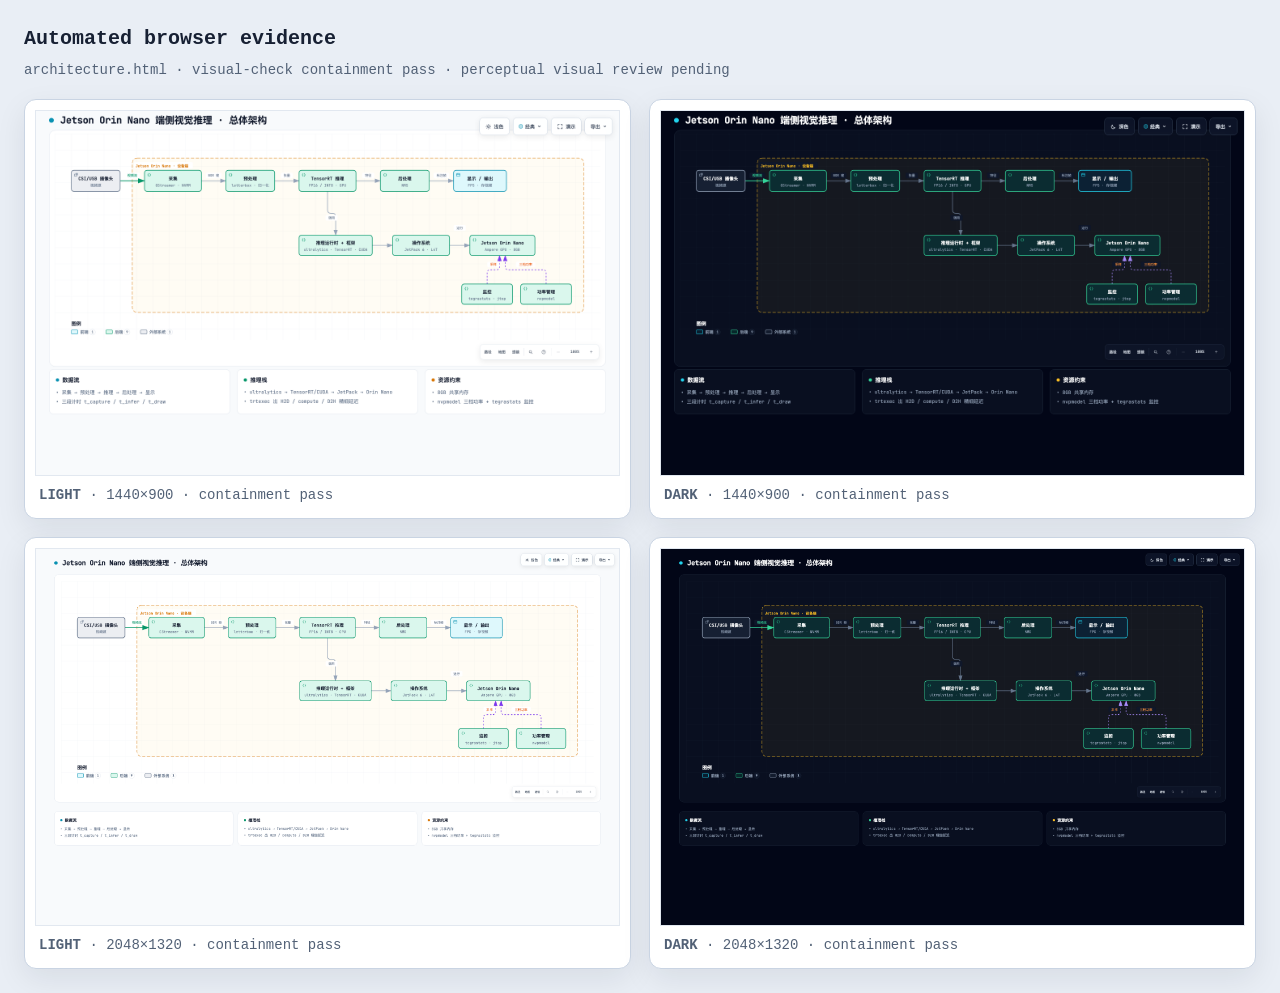
<file: docs/architecture.visual-check.html>
<!doctype html>
<html lang="en">
<head>
<meta charset="utf-8">
<meta name="viewport" content="width=device-width,initial-scale=1">
<title>Archify automated browser evidence · architecture.html</title>
<style>
*{box-sizing:border-box}body{margin:0;padding:24px;background:#e9eef5;color:#172033;font:14px/1.5 ui-monospace,SFMono-Regular,Menlo,Consolas,monospace}header{max-width:1500px;margin:0 auto 18px}h1{margin:0 0 6px;font-size:20px}p{margin:0;color:#526176}.grid{max-width:1500px;margin:auto;display:grid;grid-template-columns:repeat(2,minmax(0,1fr));gap:18px}figure{margin:0;padding:10px;background:white;border:1px solid #c9d4e3;border-radius:12px;box-shadow:0 10px 30px rgba(15,23,42,.08)}img{display:block;width:100%;height:auto;border:1px solid #e2e8f0}figcaption{padding:9px 4px 2px;color:#526176}@media(max-width:900px){.grid{grid-template-columns:1fr}}
</style>
</head>
<body>
<header><h1>Automated browser evidence</h1><p>architecture.html · visual-check containment pass · perceptual visual review pending</p></header>
<main class="grid">
      <figure>
        <img src="architecture.visual-check.1440x900.light.png" alt="light 1440 by 900">
        <figcaption><strong>LIGHT</strong> · 1440×900 · containment pass</figcaption>
      </figure>
      <figure>
        <img src="architecture.visual-check.1440x900.dark.png" alt="dark 1440 by 900">
        <figcaption><strong>DARK</strong> · 1440×900 · containment pass</figcaption>
      </figure>
      <figure>
        <img src="architecture.visual-check.2048x1320.light.png" alt="light 2048 by 1320">
        <figcaption><strong>LIGHT</strong> · 2048×1320 · containment pass</figcaption>
      </figure>
      <figure>
        <img src="architecture.visual-check.2048x1320.dark.png" alt="dark 2048 by 1320">
        <figcaption><strong>DARK</strong> · 2048×1320 · containment pass</figcaption>
      </figure>
</main>
</body>
</html>
</file>
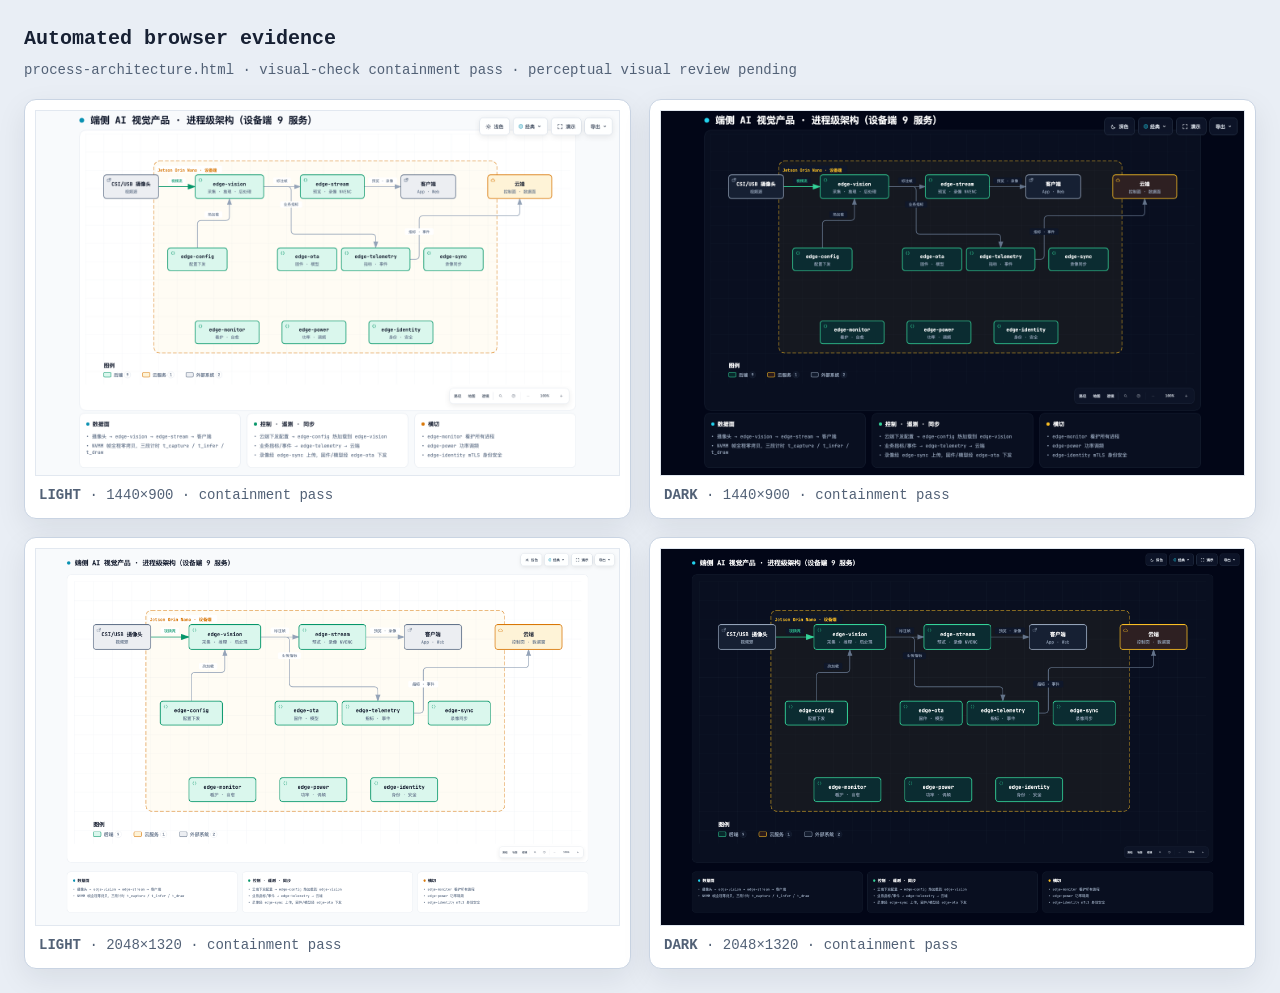
<file: docs/process-architecture.visual-check.html>
<!doctype html>
<html lang="en">
<head>
<meta charset="utf-8">
<meta name="viewport" content="width=device-width,initial-scale=1">
<title>Archify automated browser evidence · process-architecture.html</title>
<style>
*{box-sizing:border-box}body{margin:0;padding:24px;background:#e9eef5;color:#172033;font:14px/1.5 ui-monospace,SFMono-Regular,Menlo,Consolas,monospace}header{max-width:1500px;margin:0 auto 18px}h1{margin:0 0 6px;font-size:20px}p{margin:0;color:#526176}.grid{max-width:1500px;margin:auto;display:grid;grid-template-columns:repeat(2,minmax(0,1fr));gap:18px}figure{margin:0;padding:10px;background:white;border:1px solid #c9d4e3;border-radius:12px;box-shadow:0 10px 30px rgba(15,23,42,.08)}img{display:block;width:100%;height:auto;border:1px solid #e2e8f0}figcaption{padding:9px 4px 2px;color:#526176}@media(max-width:900px){.grid{grid-template-columns:1fr}}
</style>
</head>
<body>
<header><h1>Automated browser evidence</h1><p>process-architecture.html · visual-check containment pass · perceptual visual review pending</p></header>
<main class="grid">
      <figure>
        <img src="process-architecture.visual-check.1440x900.light.png" alt="light 1440 by 900">
        <figcaption><strong>LIGHT</strong> · 1440×900 · containment pass</figcaption>
      </figure>
      <figure>
        <img src="process-architecture.visual-check.1440x900.dark.png" alt="dark 1440 by 900">
        <figcaption><strong>DARK</strong> · 1440×900 · containment pass</figcaption>
      </figure>
      <figure>
        <img src="process-architecture.visual-check.2048x1320.light.png" alt="light 2048 by 1320">
        <figcaption><strong>LIGHT</strong> · 2048×1320 · containment pass</figcaption>
      </figure>
      <figure>
        <img src="process-architecture.visual-check.2048x1320.dark.png" alt="dark 2048 by 1320">
        <figcaption><strong>DARK</strong> · 2048×1320 · containment pass</figcaption>
      </figure>
</main>
</body>
</html>
</file>
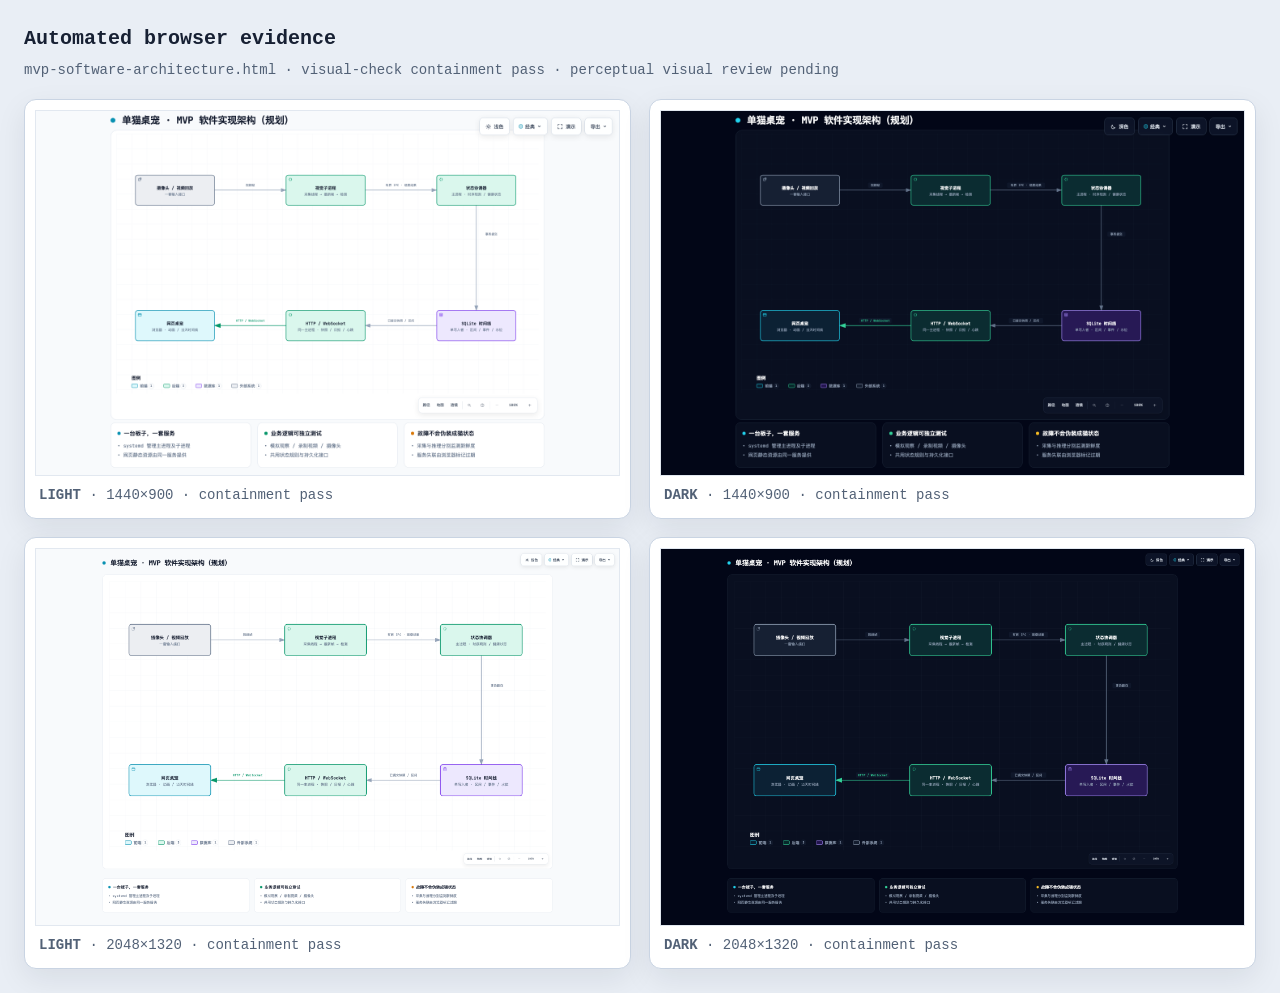
<file: docs/diagrams/mvp-software-architecture.visual-check.html>
<!doctype html>
<html lang="en">
<head>
<meta charset="utf-8">
<meta name="viewport" content="width=device-width,initial-scale=1">
<title>Archify automated browser evidence · mvp-software-architecture.html</title>
<style>
*{box-sizing:border-box}body{margin:0;padding:24px;background:#e9eef5;color:#172033;font:14px/1.5 ui-monospace,SFMono-Regular,Menlo,Consolas,monospace}header{max-width:1500px;margin:0 auto 18px}h1{margin:0 0 6px;font-size:20px}p{margin:0;color:#526176}.grid{max-width:1500px;margin:auto;display:grid;grid-template-columns:repeat(2,minmax(0,1fr));gap:18px}figure{margin:0;padding:10px;background:white;border:1px solid #c9d4e3;border-radius:12px;box-shadow:0 10px 30px rgba(15,23,42,.08)}img{display:block;width:100%;height:auto;border:1px solid #e2e8f0}figcaption{padding:9px 4px 2px;color:#526176}@media(max-width:900px){.grid{grid-template-columns:1fr}}
</style>
</head>
<body>
<header><h1>Automated browser evidence</h1><p>mvp-software-architecture.html · visual-check containment pass · perceptual visual review pending</p></header>
<main class="grid">
      <figure>
        <img src="mvp-software-architecture.visual-check.1440x900.light.png" alt="light 1440 by 900">
        <figcaption><strong>LIGHT</strong> · 1440×900 · containment pass</figcaption>
      </figure>
      <figure>
        <img src="mvp-software-architecture.visual-check.1440x900.dark.png" alt="dark 1440 by 900">
        <figcaption><strong>DARK</strong> · 1440×900 · containment pass</figcaption>
      </figure>
      <figure>
        <img src="mvp-software-architecture.visual-check.2048x1320.light.png" alt="light 2048 by 1320">
        <figcaption><strong>LIGHT</strong> · 2048×1320 · containment pass</figcaption>
      </figure>
      <figure>
        <img src="mvp-software-architecture.visual-check.2048x1320.dark.png" alt="dark 2048 by 1320">
        <figcaption><strong>DARK</strong> · 2048×1320 · containment pass</figcaption>
      </figure>
</main>
</body>
</html>
</file>
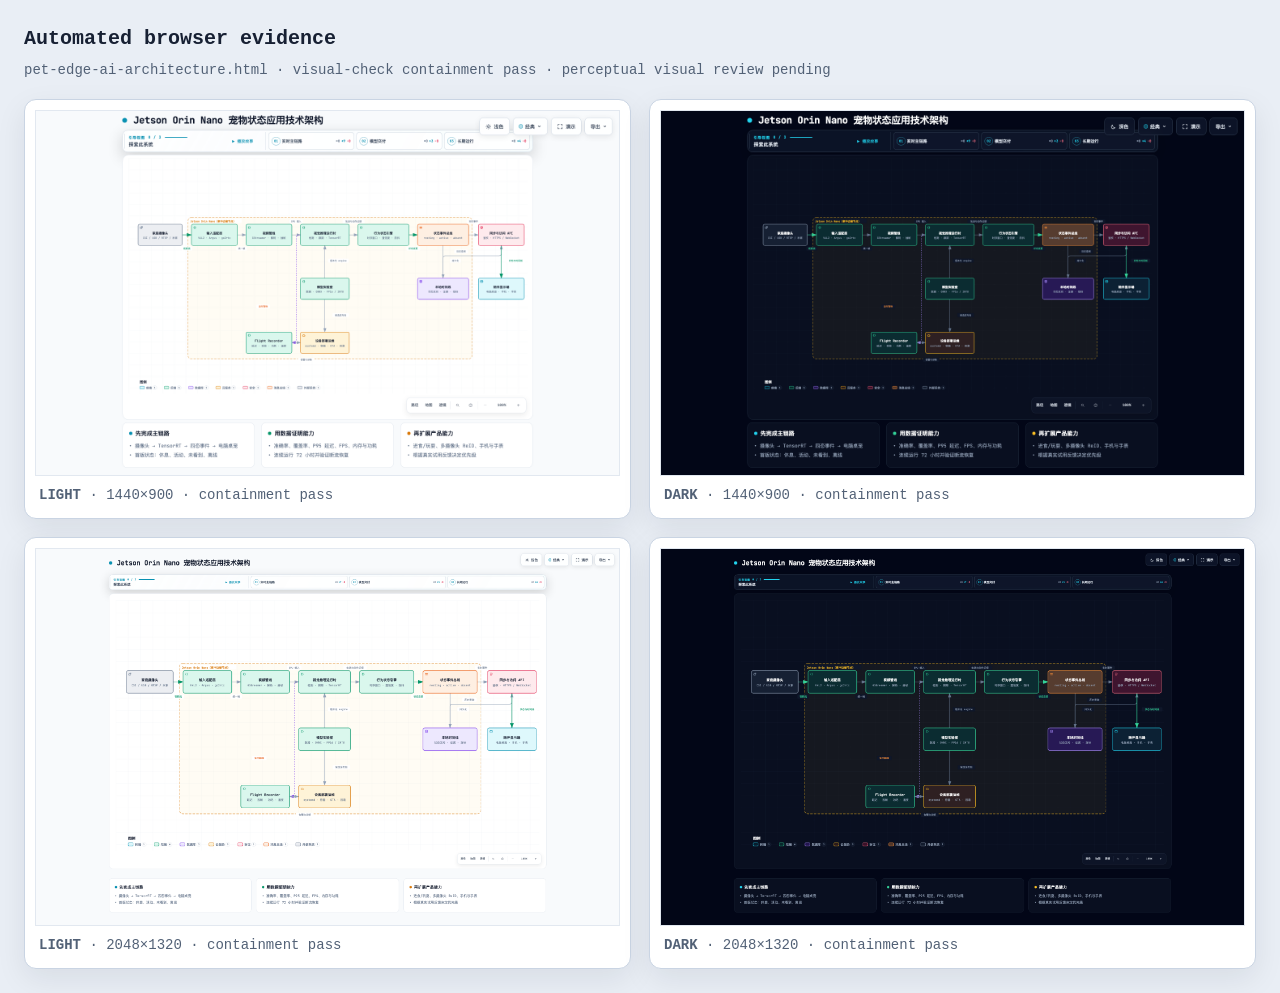
<file: docs/diagrams/pet-edge-ai-architecture.visual-check.html>
<!doctype html>
<html lang="en">
<head>
<meta charset="utf-8">
<meta name="viewport" content="width=device-width,initial-scale=1">
<title>Archify automated browser evidence · pet-edge-ai-architecture.html</title>
<style>
*{box-sizing:border-box}body{margin:0;padding:24px;background:#e9eef5;color:#172033;font:14px/1.5 ui-monospace,SFMono-Regular,Menlo,Consolas,monospace}header{max-width:1500px;margin:0 auto 18px}h1{margin:0 0 6px;font-size:20px}p{margin:0;color:#526176}.grid{max-width:1500px;margin:auto;display:grid;grid-template-columns:repeat(2,minmax(0,1fr));gap:18px}figure{margin:0;padding:10px;background:white;border:1px solid #c9d4e3;border-radius:12px;box-shadow:0 10px 30px rgba(15,23,42,.08)}img{display:block;width:100%;height:auto;border:1px solid #e2e8f0}figcaption{padding:9px 4px 2px;color:#526176}@media(max-width:900px){.grid{grid-template-columns:1fr}}
</style>
</head>
<body>
<header><h1>Automated browser evidence</h1><p>pet-edge-ai-architecture.html · visual-check containment pass · perceptual visual review pending</p></header>
<main class="grid">
      <figure>
        <img src="pet-edge-ai-architecture.visual-check.1440x900.light.png" alt="light 1440 by 900">
        <figcaption><strong>LIGHT</strong> · 1440×900 · containment pass</figcaption>
      </figure>
      <figure>
        <img src="pet-edge-ai-architecture.visual-check.1440x900.dark.png" alt="dark 1440 by 900">
        <figcaption><strong>DARK</strong> · 1440×900 · containment pass</figcaption>
      </figure>
      <figure>
        <img src="pet-edge-ai-architecture.visual-check.2048x1320.light.png" alt="light 2048 by 1320">
        <figcaption><strong>LIGHT</strong> · 2048×1320 · containment pass</figcaption>
      </figure>
      <figure>
        <img src="pet-edge-ai-architecture.visual-check.2048x1320.dark.png" alt="dark 2048 by 1320">
        <figcaption><strong>DARK</strong> · 2048×1320 · containment pass</figcaption>
      </figure>
</main>
</body>
</html>
</file>
